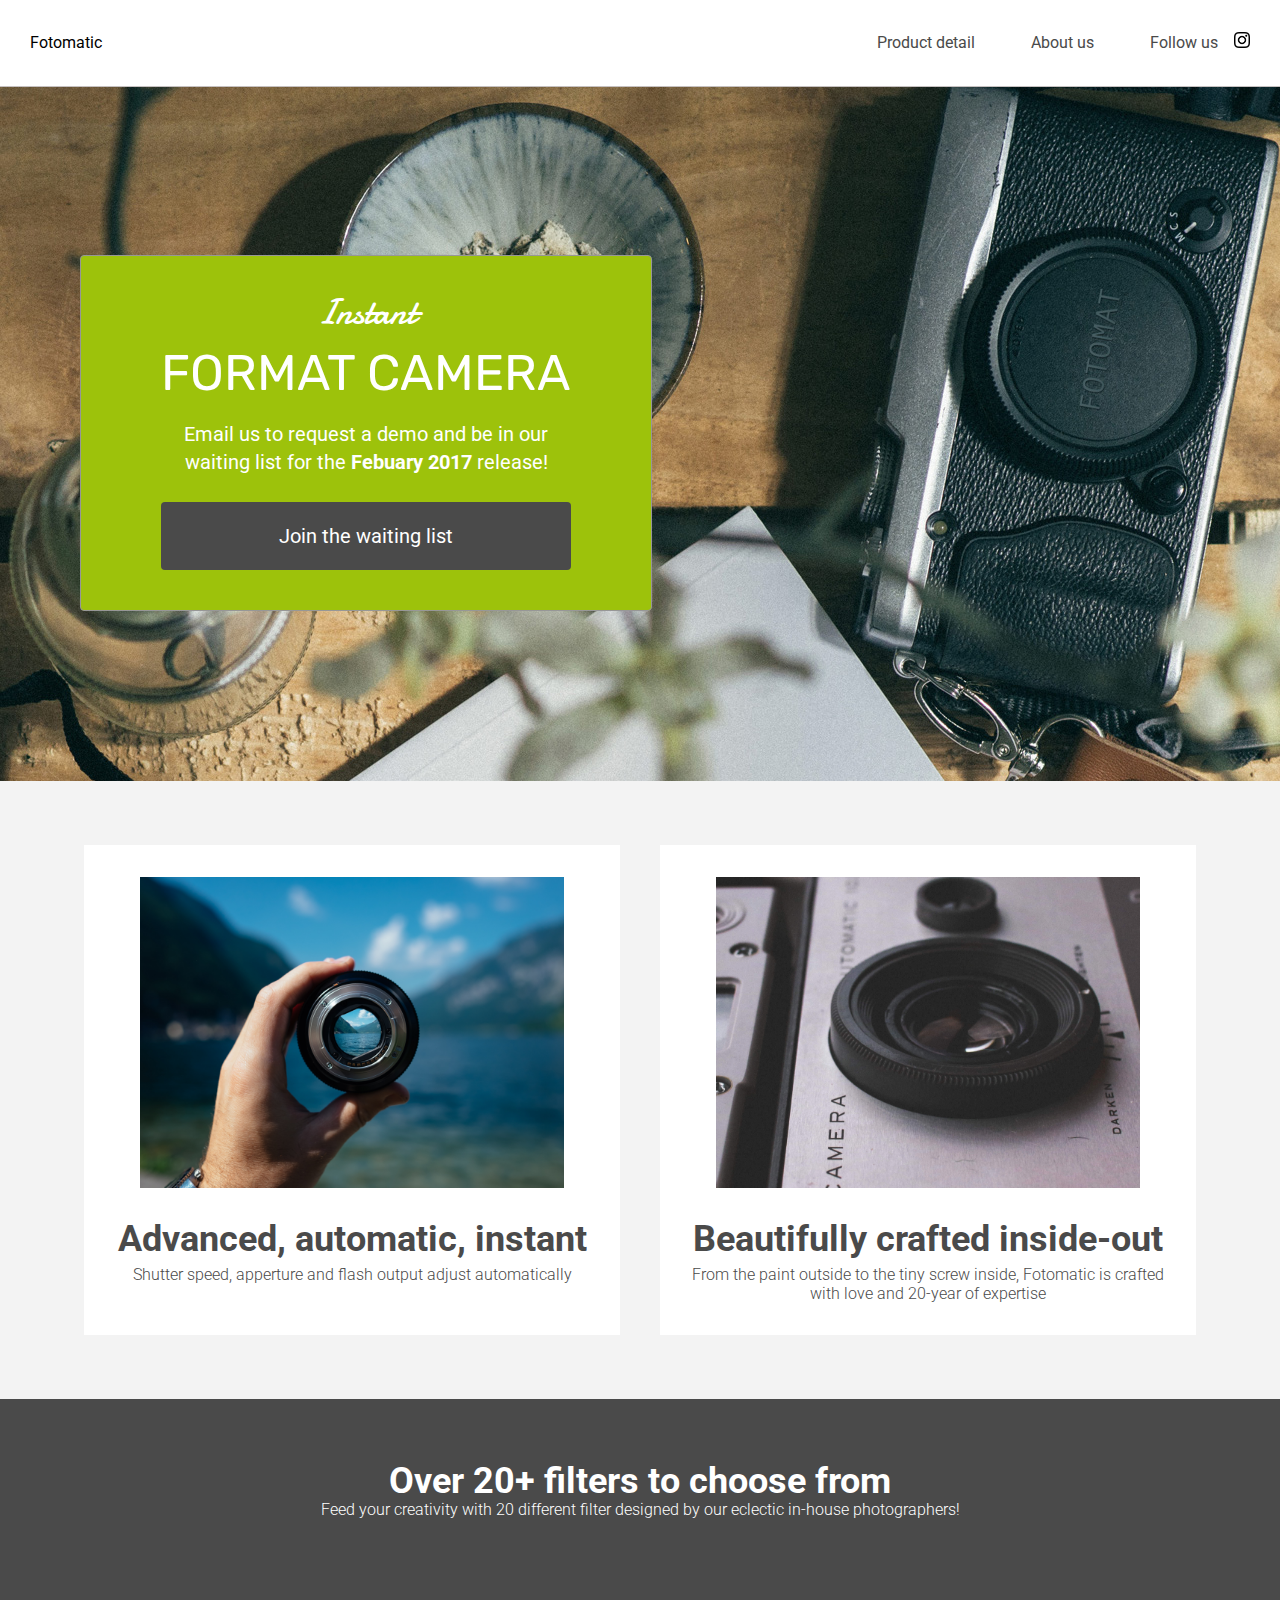
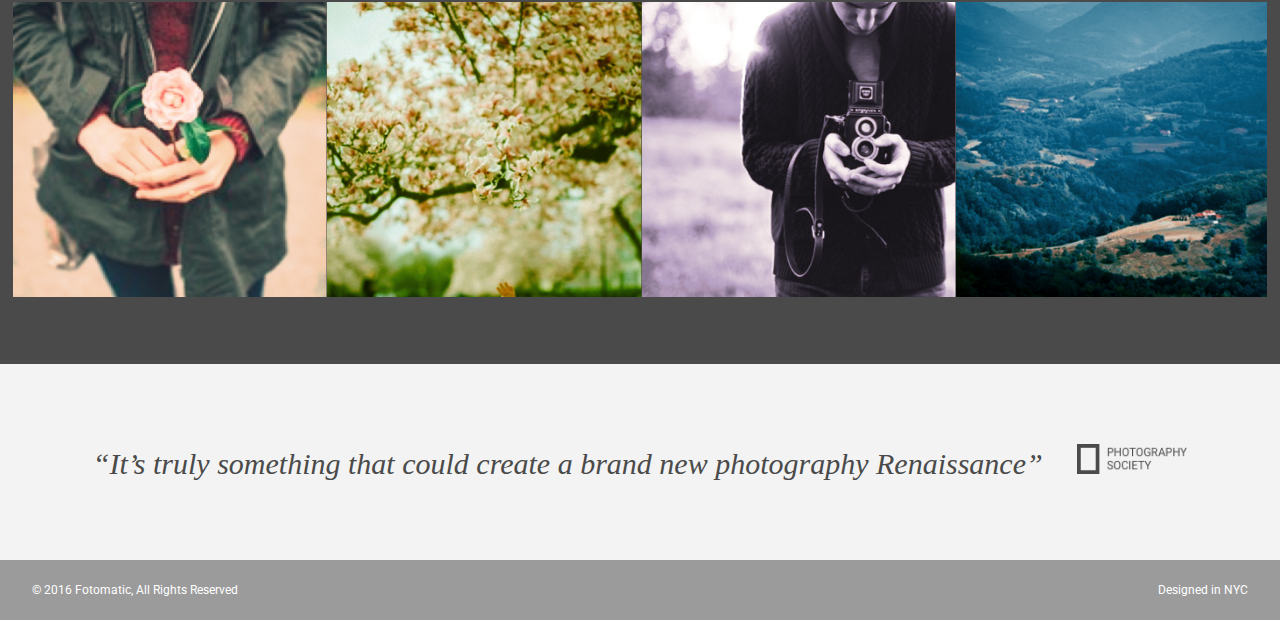
<file: index.html>
<!DOCTYPE html>
<html>
<head>
  <link href="https://fonts.googleapis.com/css?family=Damion" rel="stylesheet">
  <link href="https://fonts.googleapis.com/css?family=Rubik" rel="stylesheet">
  <link href="https://fonts.googleapis.com/css?family=Roboto:300,400,600,700" rel="stylesheet">
  <link rel="stylesheet" href="./resources/css/reset.css">

  <!-- linked the css file that actually contains all the styles for the webpage -->
  <link rel="stylesheet" href="./resources/css/style.css">

  <meta charset="UTF-8">
</head>
<body>
  <!-- Header -->
  <header>
    <div class="content">
      <a href="index.html" class="desktop logo">Fotomatic</a>
      <nav class="desktop">
        <ul>
          <li><a href="#">Product detail</a></li>
          <li><a href="#">About us</a></li>
          <li><a href="https://www.instagram.com/">Follow us <img class="icon" src="./resources/images/instagram.png"></a></li>
        </ul>
      </nav>
      <nav class="mobile">
        <ul>
          <li><a href="#"><img src="./resources/images/ic-logo.svg"></a></li>
          <li><a href="#"><img src="./resources/images/ic-product-detail.svg"></a></li>
          <li><a href="#"><img src="./resources/images/ic-about-us.svg"></a></li>
          <li><a href="#" class="button">Join us</a></li>
        </ul>
      </nav>
    </div>
  </header>

  <!-- Main Content -->
  <div class="main-content">

    <!-- Sign Up Section -->
    <div id="sign-up-section" class="banner">
      <div id="sign-up-cta">
        <div class="content center">
          <div class="header">
            <h2 class="cursive">Instant</h2>
            <h1 class="striking">FORMAT CAMERA</h1>
          </div>
          <div class="email">
            <span>
              Email us to request a demo and be in our waiting list for the <strong>Febuary 2017</strong> release!
            </span>
            <div class="button">Join the waiting list</div>
          </div>
        </div>
      </div>
    </div>

    <!-- Features Section -->
    <div id="features-section">
      <div class="feature">
        <div class="center">
          <div class="image-container">

            <!-- linked the first image correctly in the features section-->
            <img src="resources/images/feature-1.png" />

          </div>
          <div class="content">
            <h2>Advanced, automatic, instant</h2>
            <h3>Shutter speed, apperture and flash output adjust automatically</h3>
          </div>
        </div>
      </div>
      <div class="feature">
        <div class="center">
          <div class="image-container">

            <!-- linked the second image correctly in the features section-->
            <img src="resources/images/feature-2.png" />
            
          </div>
          <div class="content">
            <h2>Beautifully crafted inside-out</h2>
            <h3>From the paint outside to the tiny screw inside, Fotomatic is crafted with love and 20-year of expertise</h3>
          </div>
        </div>
      </div>
    </div>

    <!-- Filters Section -->
    <div id="filters-section">
      <div class="content center">
        <h2>Over 20+ filters to choose from</h2>
        <h3>Feed your creativity with 20 different filter designed by our eclectic in-house photographers!</h3>
      </div>
      <div class="images-container">
        <div class="image-container">
          <img src="./resources/images/filter-1.png" />
        </div>
        <div class="image-container">
          <img src="./resources/images/filter-2.png" />
        </div>
        <div class="image-container">
          <img src="./resources/images/filter-3.png" />
        </div>
        <div class="image-container extra">
          <img src="./resources/images/filter-4.png" />
        </div>
      </div>
    </div>

    <!-- removed the comments from this section so the quote will show up-->
    <!-- Quotes Section -->
    <div id="quotes-section">
      <div class="content center">
        <span class="quote">“It’s truly something that could create a brand new photography Renaissance”</span>
        <img class="quote-citation" src="./resources/images/photography-logo.png" />
      </div>
    </div> 

    <!-- Footer -->
    <footer>
      <div class="content">
        <span class="copyright">© 2016  Fotomatic, All Rights Reserved</span>
        <span class="location">Designed in NYC</span>
      </div>
    </footer>

  </div>
</body>
</html>
</file>
<file: resources/css/style.css>
/* Universal Styles */

html {
  font-family: "Roboto", sans-serif;
  font-size: 16px;
}

.main-content {
  position: relative;
  top: 5.3125rem; /* To offset for fixed header. */
}

.center {
  text-align: center;
}

.button {
  border-radius: 4px;
  background-color: #4a4a4a;
  color: white;
}

.image-container {
  overflow: none;
}

.image-container img {

  /* made the images themselves in the imgae-container to be inline-flex so they can 
  display on the same line*/
  display: inline-flex;

  max-width: 100%;
}

/* Header */

header {
  position: fixed;

  /* added z-index so the header always stay in the front*/ 
  z-index: 1;
  width: 100%;
  border-bottom: solid 1px #c6c1c1;
  background-color: white;
}

header .content {
  display: flex;
  align-items: center;
  padding: 1.875rem;
}

header .logo {
  flex: 1;
}

header nav ul {
  display: flex;
}

nav li {
  padding-left: 3.5rem;
}

nav a {
  vertical-align: bottom;
  line-height: 1.6;
  font-size: 1rem;
  color: #4a4a4a;
}

header .icon {
  width: 1rem;
  padding-left: .75rem;
}

header .mobile {
  display: none;
}

/* Sign Up Section */

#sign-up-section {
  display: flex;
  min-width: 100%;
  justify-content: flex-start;
  align-items: flex-start;
  height: 43.5rem;

  /* added the background image to the sign-up container*/ 
  background-image: url(../images/banner-landingpage.jpg);
  background-position: bottom;
  background-size: cover;
  background-repeat: no-repeat;
}

#sign-up-cta {

  /* added the margin to the sign up container*/
  margin: auto 10rem auto 5rem;

  padding: 0 5rem 2.5rem 5rem;
  border: solid 1px #979797;
  border-radius: 4px;
  background-color: #9dc20b;
}

#sign-up-cta .content {
  width: 25.625rem;
  margin-top: 2rem;
  font-family: "Roboto", sans-serif;
  font-size: 1.25rem;
  line-height: 1.4;
  color: white;
}

#sign-up-cta h1 {
  font-size: 3.125rem;
}

#sign-up-cta h2 {
  font-size: 2.25rem;
}

#sign-up-cta span strong {
  font-weight: bold;
}

#sign-up-cta .cursive {
  font-family: "Damion", cursive;
}

#sign-up-cta .striking {
  font-family: "Rubik", sans-serif;
  padding-bottom: .75rem;
}

#sign-up-cta .button {
  margin-top: 1.625rem;
  padding: 1.25rem 7.25rem;
}

/* Features Section */

#features-section {
  display: flex;
  justify-content: space-between;
  padding: 4rem 5%;
  background-color: #f3f3f3;
}

.feature {
  flex: 1;
  padding: 2rem;
  margin: 0 1.25rem;
  background-color: white;
}

.feature .image-container {
  width: 90%;
  height: 65%;
  margin: 0 auto;  
  /* added padding to the bottom of the images in the features section for a cleaner look*/
  padding-bottom: 30px;
}

.feature h2 {
  padding-bottom: .5rem;
  font-size: 2.25rem;
  font-weight: bold;
  color: #4a4a4a;
}

.feature h3 {
  font-size: 1rem;
  line-height: 1.2;
  font-weight: 300;
  color: #4a4a4a;
}

/* Filters Section */

#filters-section {
  padding: 4rem 0;
  background-color: #4a4a4a;
}

#filters-section .content {
  padding: 0 .625rem;
  margin-bottom: 5rem;
}

#filters-section .content h2 {
  font-size: 2.25rem;
  font-weight: bold;
  color: white;
}

#filters-section .content h3 {
  font-size: 1rem;
  line-height: 1.4;
  font-weight: 300;
  color: white;
}

#filters-section .images-container {

  /* made the images container's display flex in the filters section */
  display: flex;

  max-width: 100%;
  padding: 0 1%;
}

/* Quotes Section */

#quotes-section {

  /* added top and bottom padding to the quote section for a better look*/
  padding-top: 5rem;
  padding-bottom: 5rem;

  background-color: #f3f3f3;
}

#quotes-section content {
  padding: 5rem 0;
}

/* added a period before the quote to render proper styles for the the quote*/
#quotes-section .quote {
  padding-right: 1.875rem;
  font-family: "Palatino", serif;
  font-size: 1.875rem;
  line-height: 1.1;
  font-style: italic;
  color: #4a4a4a;
}

/* added a period before the quote-citation to render proper styles for the the quote*/
#quotes-section .quote-citation {
  height: 1.875rem;
}

/* Footer */

footer {
  /* changed the font-size to 12px */
  font-size: 12px;

  background-color: #9b9b9b;
  padding: 1.5rem 2rem;
}

footer .content {
  color: white;
  display: flex;
  font-family: 'Roboto';
}

footer .copyright {
  flex-grow: 1;
}

/***************************** All styles for 450px screens **************************************** */
@media only screen and (max-width: 450px) {
  #sign-up-section {
    height: 20rem;
  }

  #sign-up-cta h1 {
    font-size: 2.25rem;
  }

  #sign-up-cta h2 {
    font-size: 2rem;
  }
}

/***************************** All styles for 760px screens **************************************** */
/* only one media query for 760px screen (go all the way down for comments about other 760px screen media queries)*/
@media only screen and (max-width: 760px) {

  /* header section */
  header .desktop {
    display: none;
  }

  header .mobile {
    display: block;
    width: 100%;
  }

  header .content {
    padding: .5rem 0;
  }

  header .mobile ul {
    display: flex;
    justify-content: space-around;
    align-items: center;
    width: 100%;
  }

  header .mobile li {
    padding: 0;
  }

  header .mobile .button {
    padding: .1875rem .5rem;
    background-color: #9dc20b;
    line-height: 1.6;
    color: white;
  }

  /* sign up section*/
  #sign-up-section {
    align-items: center;
    justify-content: center;
    height: 28rem;
  }

  #sign-up-cta {

    /* changes the margin to auto for the sign-up section when the screen size is smaller. 
    This will cause the text 'Instant Format Camera' in the sign-up section to be in the center 
    of the screen when the screen size is reduced  */ 
    margin: auto;

    position: static;
    width: auto;
    height: auto;
    background-color: transparent;
    border: none;
  }

  #sign-up-cta .content {
    margin-top: 0;
  }

  #sign-up-cta .email {
    display: none;
  }

  #sign-up-cta h1 {
    font-size: 3.125rem;
  }

  #sign-up-cta h2 {
    font-size: 2.25rem;
  }

  /* main section */
  .main-content {
    top: 2.5625rem;
  }

  #features-section {
    flex-flow: column;
    padding: 0;
  }

  .feature {
    margin: 0;
    padding: 1.25rem 1rem 0 1rem;
  }

  #filters-section {
    padding: 1.5rem 0 0 0;

    /* added a top margin to the filters section to there is some space between the features
    and the filters and it looks better */
    margin-top: 2rem;
  }

  #filters-section .content {
    margin-bottom: 1rem;
  }

  #filters-section .content h2 {
    padding-bottom: .625rem;
    font-size: 1.125rem;
    line-height: 1.3;
    font-weight: normal;
  }

  #filters-section .content h3 {
    font-size: .875rem;
    line-height: 1.4;
  }

  #filters-section .images-container {
    /* added a 1rem padding to the bottom of the features sections for a better, more consistent look*/ 
    padding-bottom: 1rem;
  }

  #filters-section .extra {
    display: none;
  }

  #quotes-section {
    /* changed the padding to 1rem top and bottom so when the screen is small the padding is reduced as well */
    padding: 1rem 0;
  }

  /* added a period before the quote to render proper styles for the the quote*/
  #quotes-section .quote {
    font-size: 1.5rem;
    line-height: 1.4;

    /* added side padding to the quote when the screen size is small */
    padding-left: 1rem;
    padding-right: 1rem;
  }

  /* added a period before the quote-citation to render proper styles for the the quote*/
  #quotes-section .quote-citation {
    display: block;
    padding-top: 1rem;
    margin: auto;
  }
  
  /* footer section */
  footer .content {

    /* changed the font-size to 10px when the screen size is small */
    font-size: 10px;

  }
}

/***************************** All styles for 890px screens **************************************** */
@media only screen and (max-width: 890px) {
  .feature h2 {
    font-size: 1.125rem;
    line-height: 1.3;
    font-weight: normal;
  }

  .feature h3 {
    font-size: .875rem;
    line-height: 1.4;
  }
}
</file>
